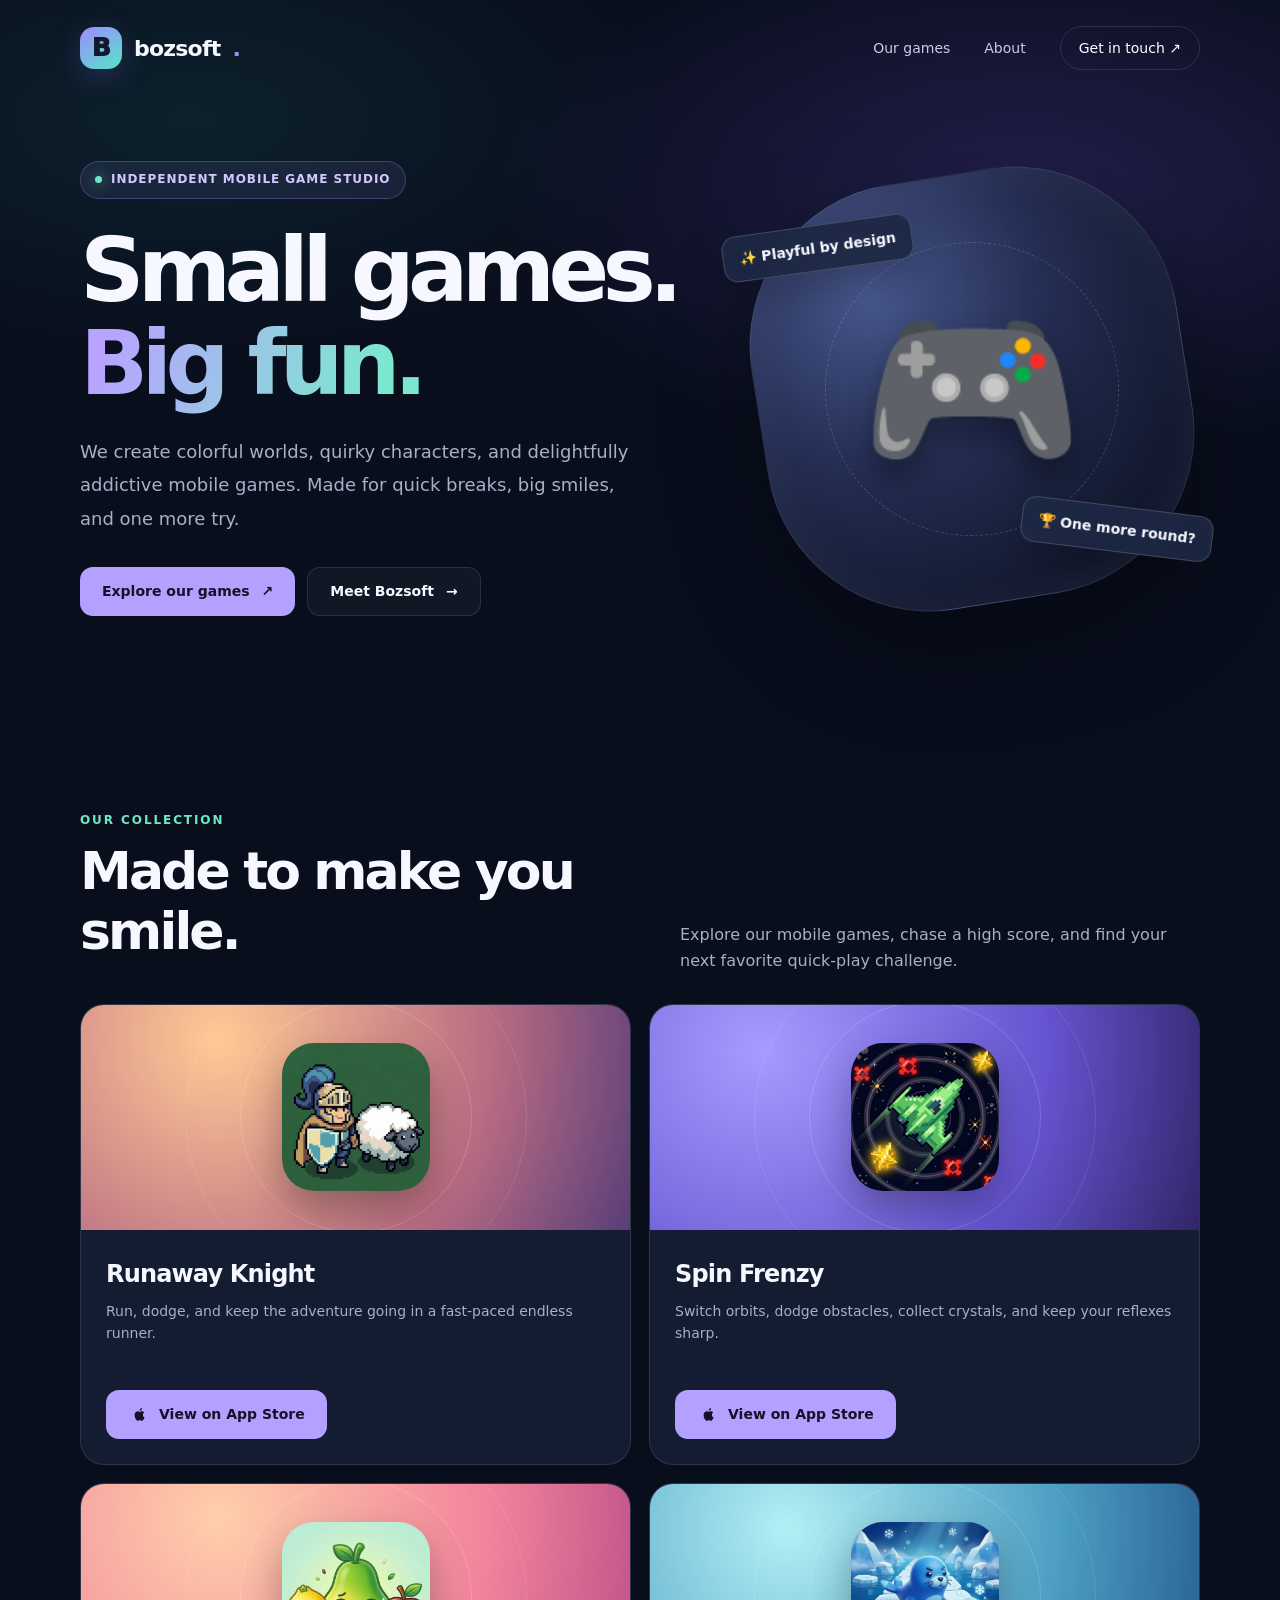
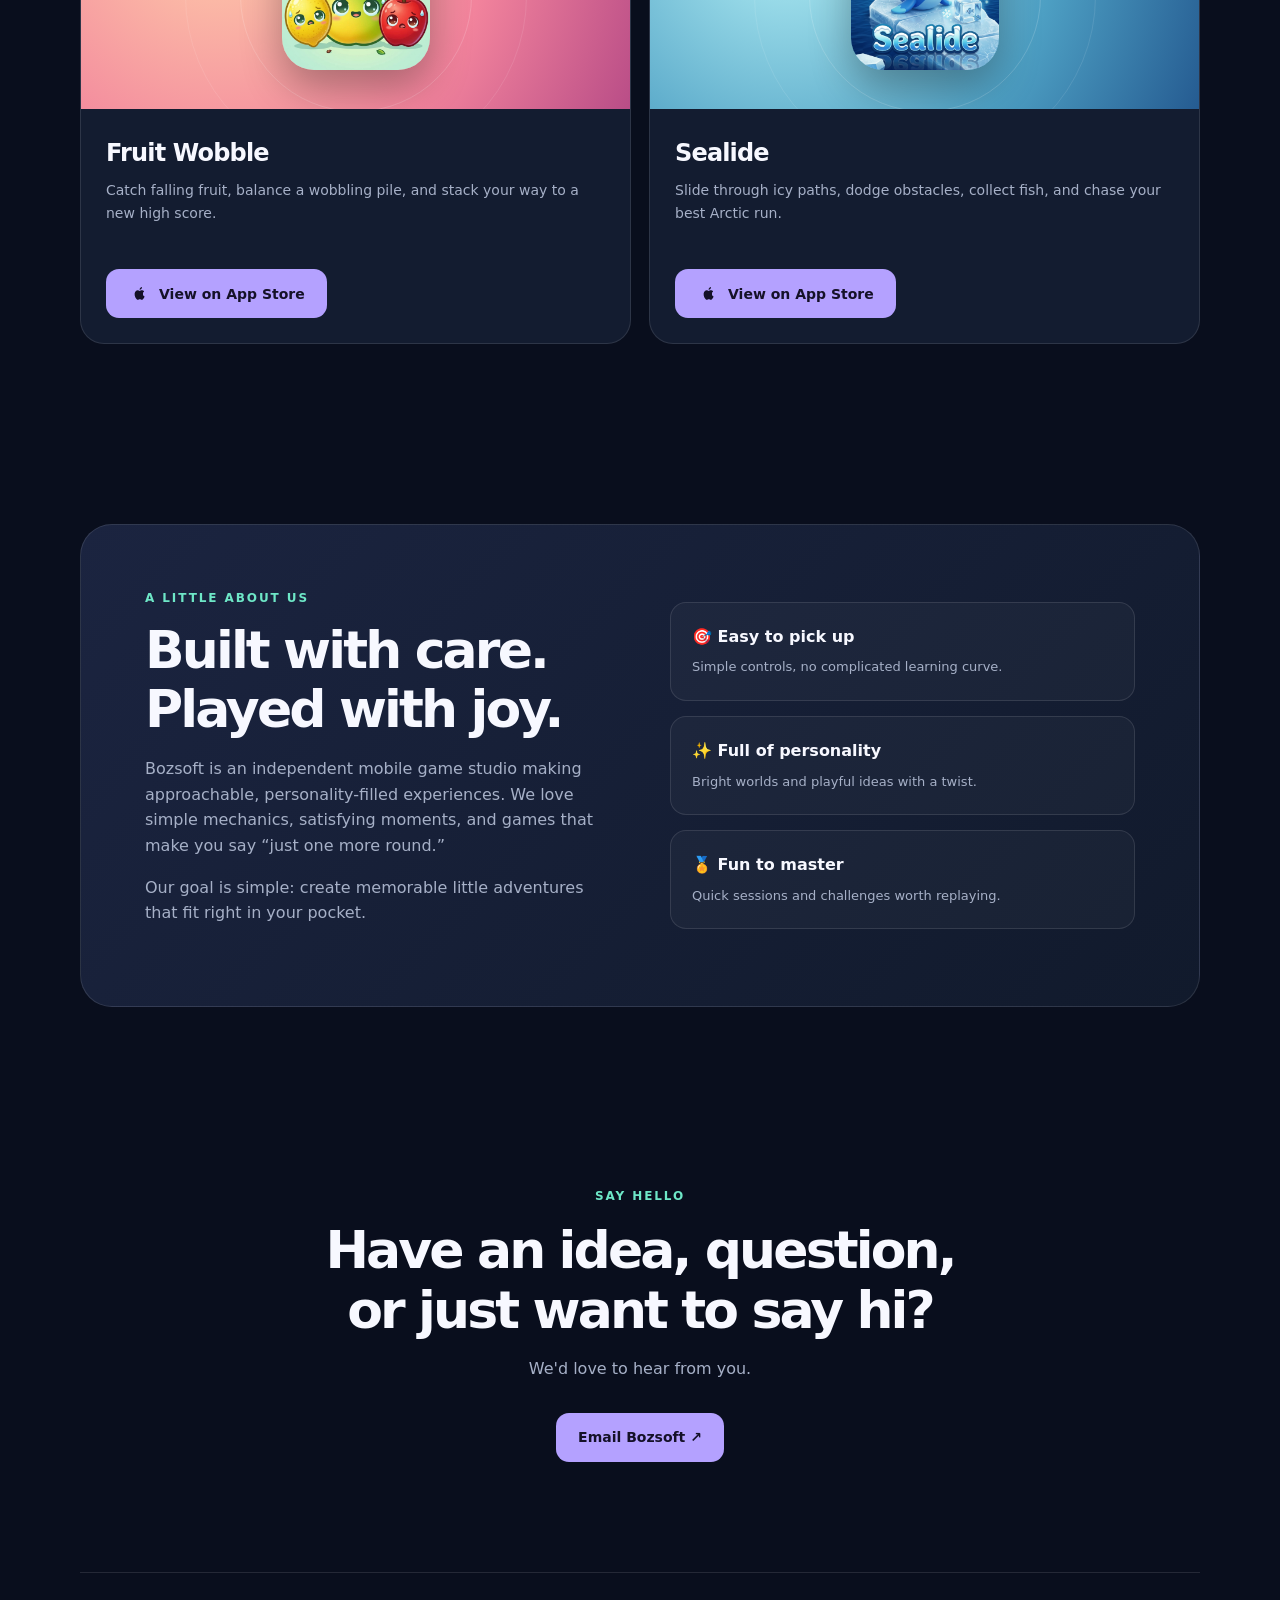
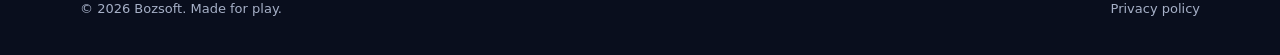
<file: index.html>
<!DOCTYPE html>
<html lang="en">
<head>
  <meta charset="UTF-8">
  <meta name="viewport" content="width=device-width, initial-scale=1">
  <meta name="theme-color" content="#0b1020">
  <meta name="description" content="Bozsoft is an independent mobile game studio crafting playful arcade games and colorful adventures.">
  <title>Bozsoft — Small Games. Big Fun.</title>
  <link rel="stylesheet" href="styles.css">
</head>
<body>
  <div class="wrap">
    <nav aria-label="Main navigation">
      <a class="brand" href="#top"><span class="brandmark">B</span>bozsoft<span class="brand-dot">.</span></a>
      <div class="navlinks"><a href="#games">Our games</a><a href="#about">About</a><a class="nav-cta" href="#contact">Get in touch ↗</a></div>
    </nav>
    <header class="hero" id="top">
      <div><div class="eyebrow"><span class="dot"></span> Independent mobile game studio</div><h1>Small games.<br><span>Big fun.</span></h1><p class="lead">We create colorful worlds, quirky characters, and delightfully addictive mobile games. Made for quick breaks, big smiles, and one more try.</p><div class="actions"><a class="btn primary" href="#games">Explore our games <span aria-hidden="true">↗</span></a><a class="btn secondary" href="#about">Meet Bozsoft <span aria-hidden="true">→</span></a></div></div>
      <div class="hero-art" aria-hidden="true"><div class="orb"><span class="gamepad">🎮</span></div><div class="float one">✨ Playful by design</div><div class="float two">🏆 One more round?</div></div>
    </header>
  </div>
  <main>
    <section id="games"><div class="wrap"><div class="section-top"><div><div class="kicker">Our collection</div><h2>Made to make you smile.</h2></div><p class="section-copy">Explore our mobile games, chase a high score, and find your next favorite quick-play challenge.</p></div><div class="games">
      <article class="game"><div class="game-visual knight"><img class="game-icon" src="icons/runaway_knight_icon.png" alt="Runaway Knight game icon" loading="lazy"></div><div class="game-info"><h3>Runaway Knight</h3><p>Run, dodge, and keep the adventure going in a fast-paced endless runner.</p><a class="btn primary" href="https://apps.apple.com/tr/app/runaway-knight-endless-run/id6811565574" target="_blank" rel="noopener noreferrer" aria-label="Get Runaway Knight on the App Store"><svg class="apple-icon" viewBox="0 0 24 24" aria-hidden="true" focusable="false"><path fill="currentColor" d="M17.05 12.54c.02 2.12 1.86 2.83 1.88 2.84-.02.05-.3 1.02-.97 2.03-.58.87-1.18 1.73-2.13 1.75-.94.02-1.24-.56-2.31-.56-1.07 0-1.41.54-2.3.58-.93.04-1.63-.94-2.21-1.81-1.2-1.77-2.11-5.01-.88-7.19a3.42 3.42 0 0 1 2.89-1.76c.9-.02 1.76.62 2.31.62.55 0 1.58-.76 2.66-.65.45.02 1.71.18 2.52 1.36-.07.05-1.5.87-1.46 2.79ZM15.28 6.77c.48-.59.8-1.41.71-2.23-.69.03-1.53.46-2.03 1.05-.45.52-.84 1.36-.73 2.16.77.06 1.56-.39 2.05-.98Z"/></svg><span>View on App Store</span></a></div></article>
      <article class="game"><div class="game-visual spin"><img class="game-icon" src="icons/spin_frenzy_icon.jpg" alt="Spin Frenzy game icon" loading="lazy"></div><div class="game-info"><h3>Spin Frenzy</h3><p>Switch orbits, dodge obstacles, collect crystals, and keep your reflexes sharp.</p><a class="btn primary" href="https://apps.apple.com/tr/app/spinfrenzy/id6816712592" target="_blank" rel="noopener noreferrer" aria-label="Get Spin Frenzy on the App Store"><svg class="apple-icon" viewBox="0 0 24 24" aria-hidden="true" focusable="false"><path fill="currentColor" d="M17.05 12.54c.02 2.12 1.86 2.83 1.88 2.84-.02.05-.3 1.02-.97 2.03-.58.87-1.18 1.73-2.13 1.75-.94.02-1.24-.56-2.31-.56-1.07 0-1.41.54-2.3.58-.93.04-1.63-.94-2.21-1.81-1.2-1.77-2.11-5.01-.88-7.19a3.42 3.42 0 0 1 2.89-1.76c.9-.02 1.76.62 2.31.62.55 0 1.58-.76 2.66-.65.45.02 1.71.18 2.52 1.36-.07.05-1.5.87-1.46 2.79ZM15.28 6.77c.48-.59.8-1.41.71-2.23-.69.03-1.53.46-2.03 1.05-.45.52-.84 1.36-.73 2.16.77.06 1.56-.39 2.05-.98Z"/></svg><span>View on App Store</span></a></div></article>
      <article class="game"><div class="game-visual fruit"><img class="game-icon" src="icons/fruit_wobble.jpg" alt="Fruit Wobble game icon" loading="lazy"></div><div class="game-info"><h3>Fruit Wobble</h3><p>Catch falling fruit, balance a wobbling pile, and stack your way to a new high score.</p><a class="btn primary" href="https://apps.apple.com/us/app/fruit-wobble/id6817679783" target="_blank" rel="noopener noreferrer" aria-label="Get Fruit Wobble on the App Store"><svg class="apple-icon" viewBox="0 0 24 24" aria-hidden="true" focusable="false"><path fill="currentColor" d="M17.05 12.54c.02 2.12 1.86 2.83 1.88 2.84-.02.05-.3 1.02-.97 2.03-.58.87-1.18 1.73-2.13 1.75-.94.02-1.24-.56-2.31-.56-1.07 0-1.41.54-2.3.58-.93.04-1.63-.94-2.21-1.81-1.2-1.77-2.11-5.01-.88-7.19a3.42 3.42 0 0 1 2.89-1.76c.9-.02 1.76.62 2.31.62.55 0 1.58-.76 2.66-.65.45.02 1.71.18 2.52 1.36-.07.05-1.5.87-1.46 2.79ZM15.28 6.77c.48-.59.8-1.41.71-2.23-.69.03-1.53.46-2.03 1.05-.45.52-.84 1.36-.73 2.16.77.06 1.56-.39 2.05-.98Z"/></svg><span>View on App Store</span></a></div></article>
      <article class="game"><div class="game-visual seal"><img class="game-icon" src="icons/sealide.png" alt="Sealide game icon" loading="lazy"></div><div class="game-info"><h3>Sealide</h3><p>Slide through icy paths, dodge obstacles, collect fish, and chase your best Arctic run.</p><a class="btn primary" href="https://apps.apple.com/us/app/sealide/id6815740679" target="_blank" rel="noopener noreferrer" aria-label="Get Sealide on the App Store"><svg class="apple-icon" viewBox="0 0 24 24" aria-hidden="true" focusable="false"><path fill="currentColor" d="M17.05 12.54c.02 2.12 1.86 2.83 1.88 2.84-.02.05-.3 1.02-.97 2.03-.58.87-1.18 1.73-2.13 1.75-.94.02-1.24-.56-2.31-.56-1.07 0-1.41.54-2.3.58-.93.04-1.63-.94-2.21-1.81-1.2-1.77-2.11-5.01-.88-7.19a3.42 3.42 0 0 1 2.89-1.76c.9-.02 1.76.62 2.31.62.55 0 1.58-.76 2.66-.65.45.02 1.71.18 2.52 1.36-.07.05-1.5.87-1.46 2.79ZM15.28 6.77c.48-.59.8-1.41.71-2.23-.69.03-1.53.46-2.03 1.05-.45.52-.84 1.36-.73 2.16.77.06 1.56-.39 2.05-.98Z"/></svg><span>View on App Store</span></a></div></article>
    </div></div></section>
    <section id="about"><div class="wrap"><div class="about-panel"><div><div class="kicker">A little about us</div><h2>Built with care.<br>Played with joy.</h2><p>Bozsoft is an independent mobile game studio making approachable, personality-filled experiences. We love simple mechanics, satisfying moments, and games that make you say “just one more round.”</p><p>Our goal is simple: create memorable little adventures that fit right in your pocket.</p></div><div class="features"><div class="feature"><strong>🎯 Easy to pick up</strong><span>Simple controls, no complicated learning curve.</span></div><div class="feature"><strong>✨ Full of personality</strong><span>Bright worlds and playful ideas with a twist.</span></div><div class="feature"><strong>🏅 Fun to master</strong><span>Quick sessions and challenges worth replaying.</span></div></div></div></div></section>
    <section class="contact" id="contact"><div class="wrap"><div class="kicker">Say hello</div><h2>Have an idea, question, or just want to say hi?</h2><p>We'd love to hear from you.</p><div class="actions"><a class="btn primary" href="mailto:bozsoftcontact@gmail.com">Email Bozsoft ↗</a></div></div></section>
  </main>
  <footer class="wrap footer"><span>© 2026 Bozsoft. Made for play.</span><a href="privacy.html">Privacy policy</a></footer>
</body>
</html>
</file>
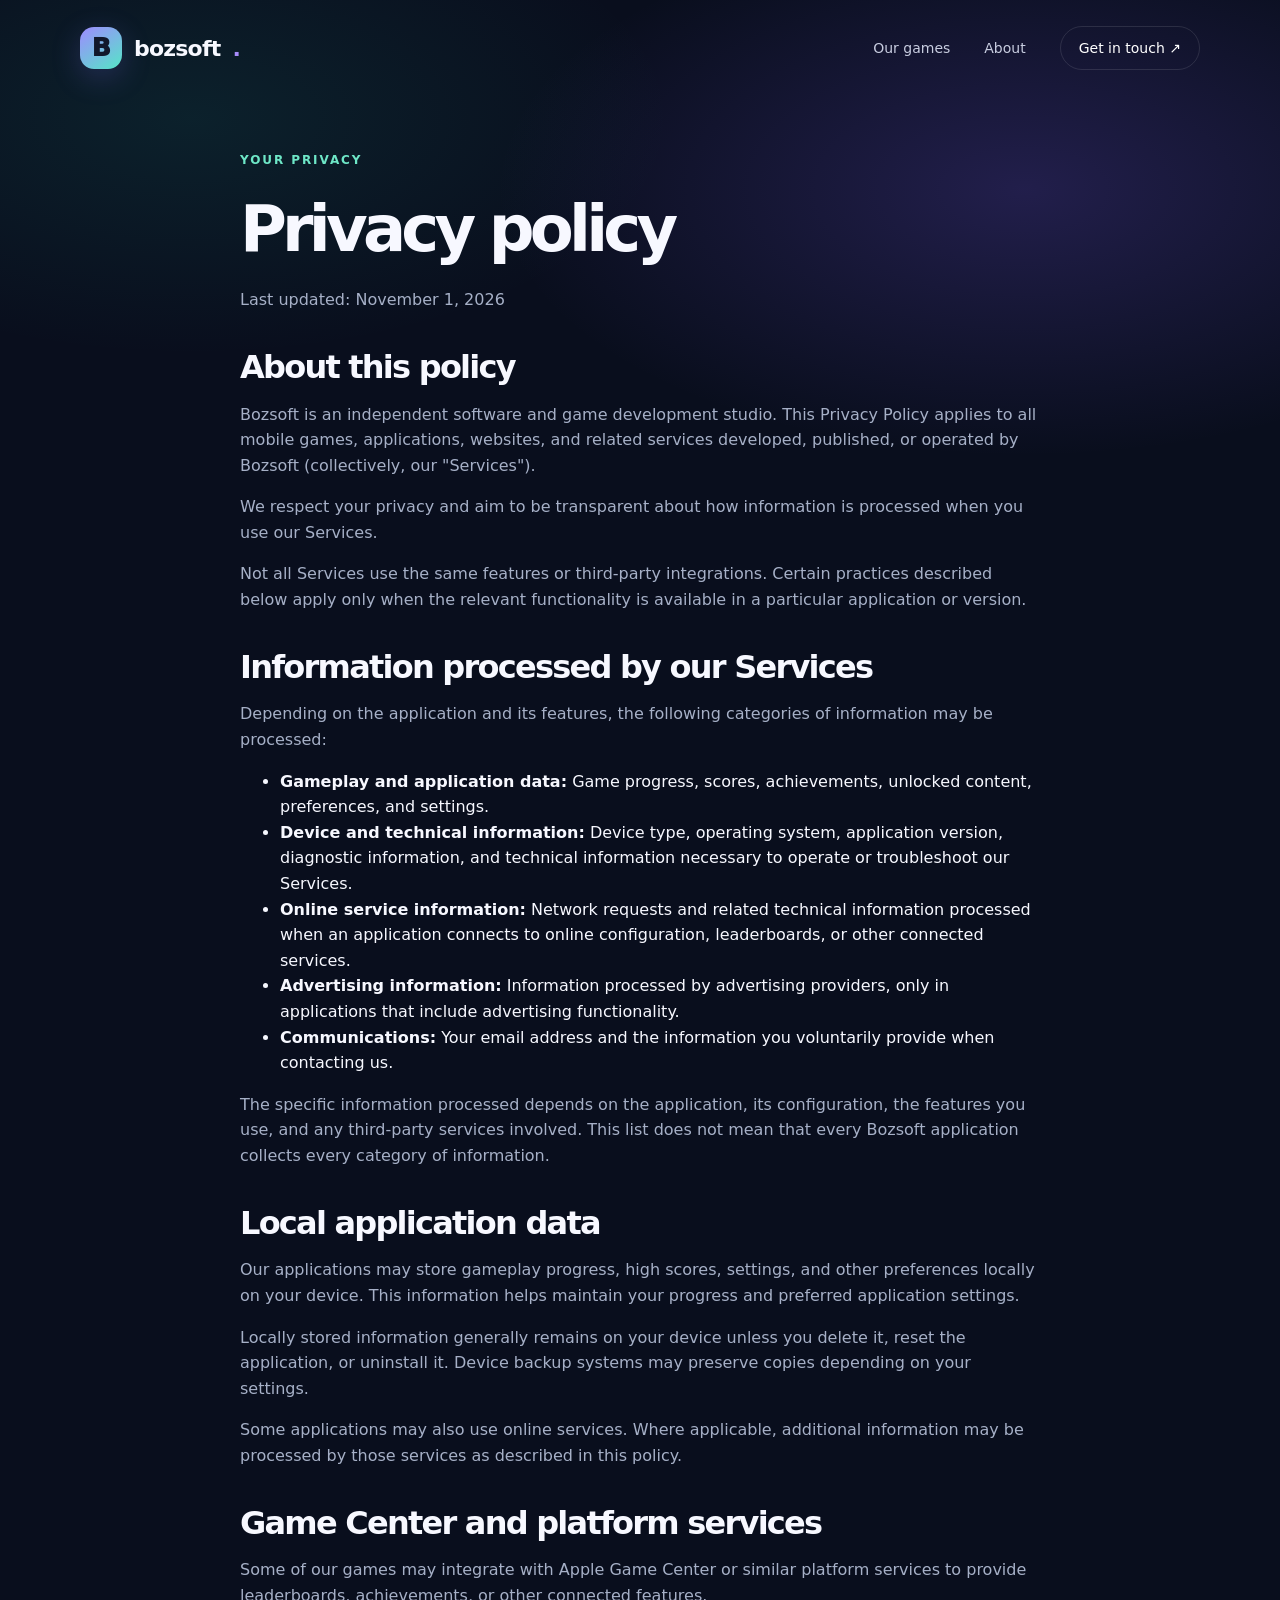
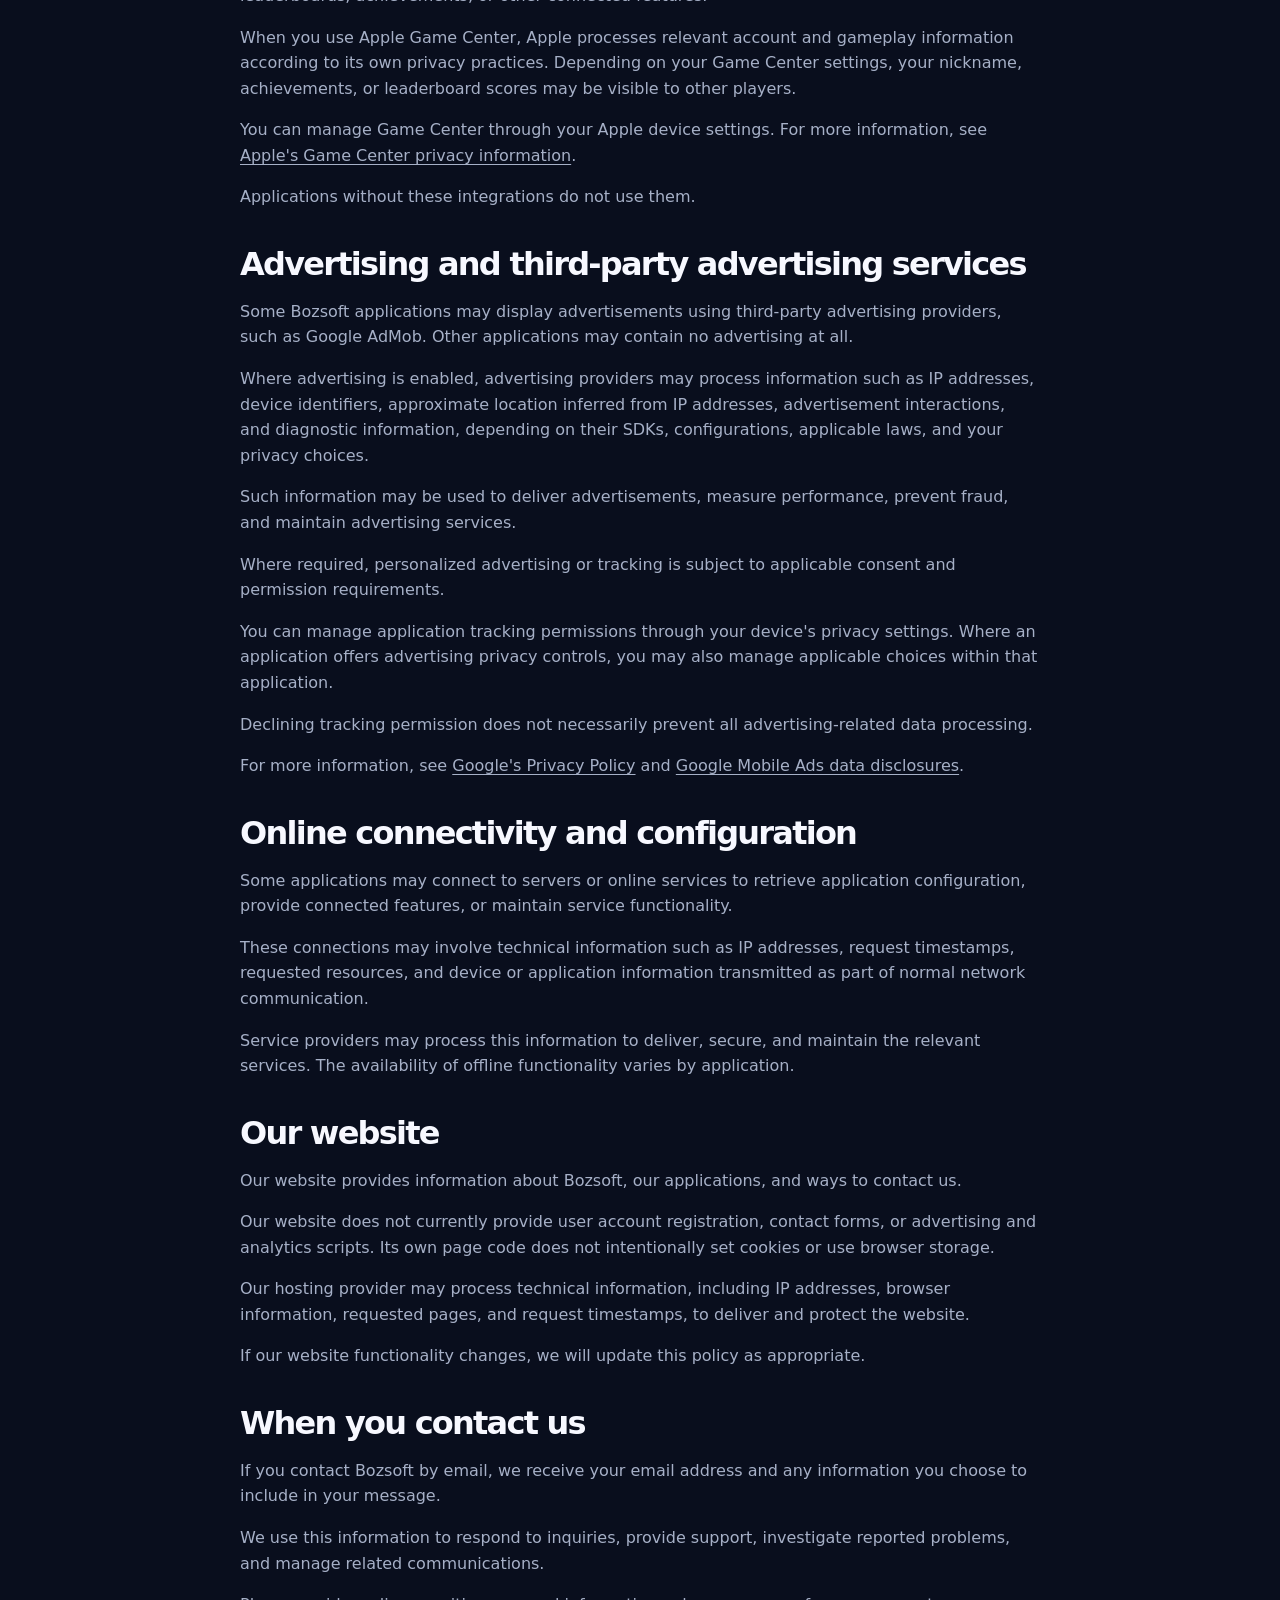
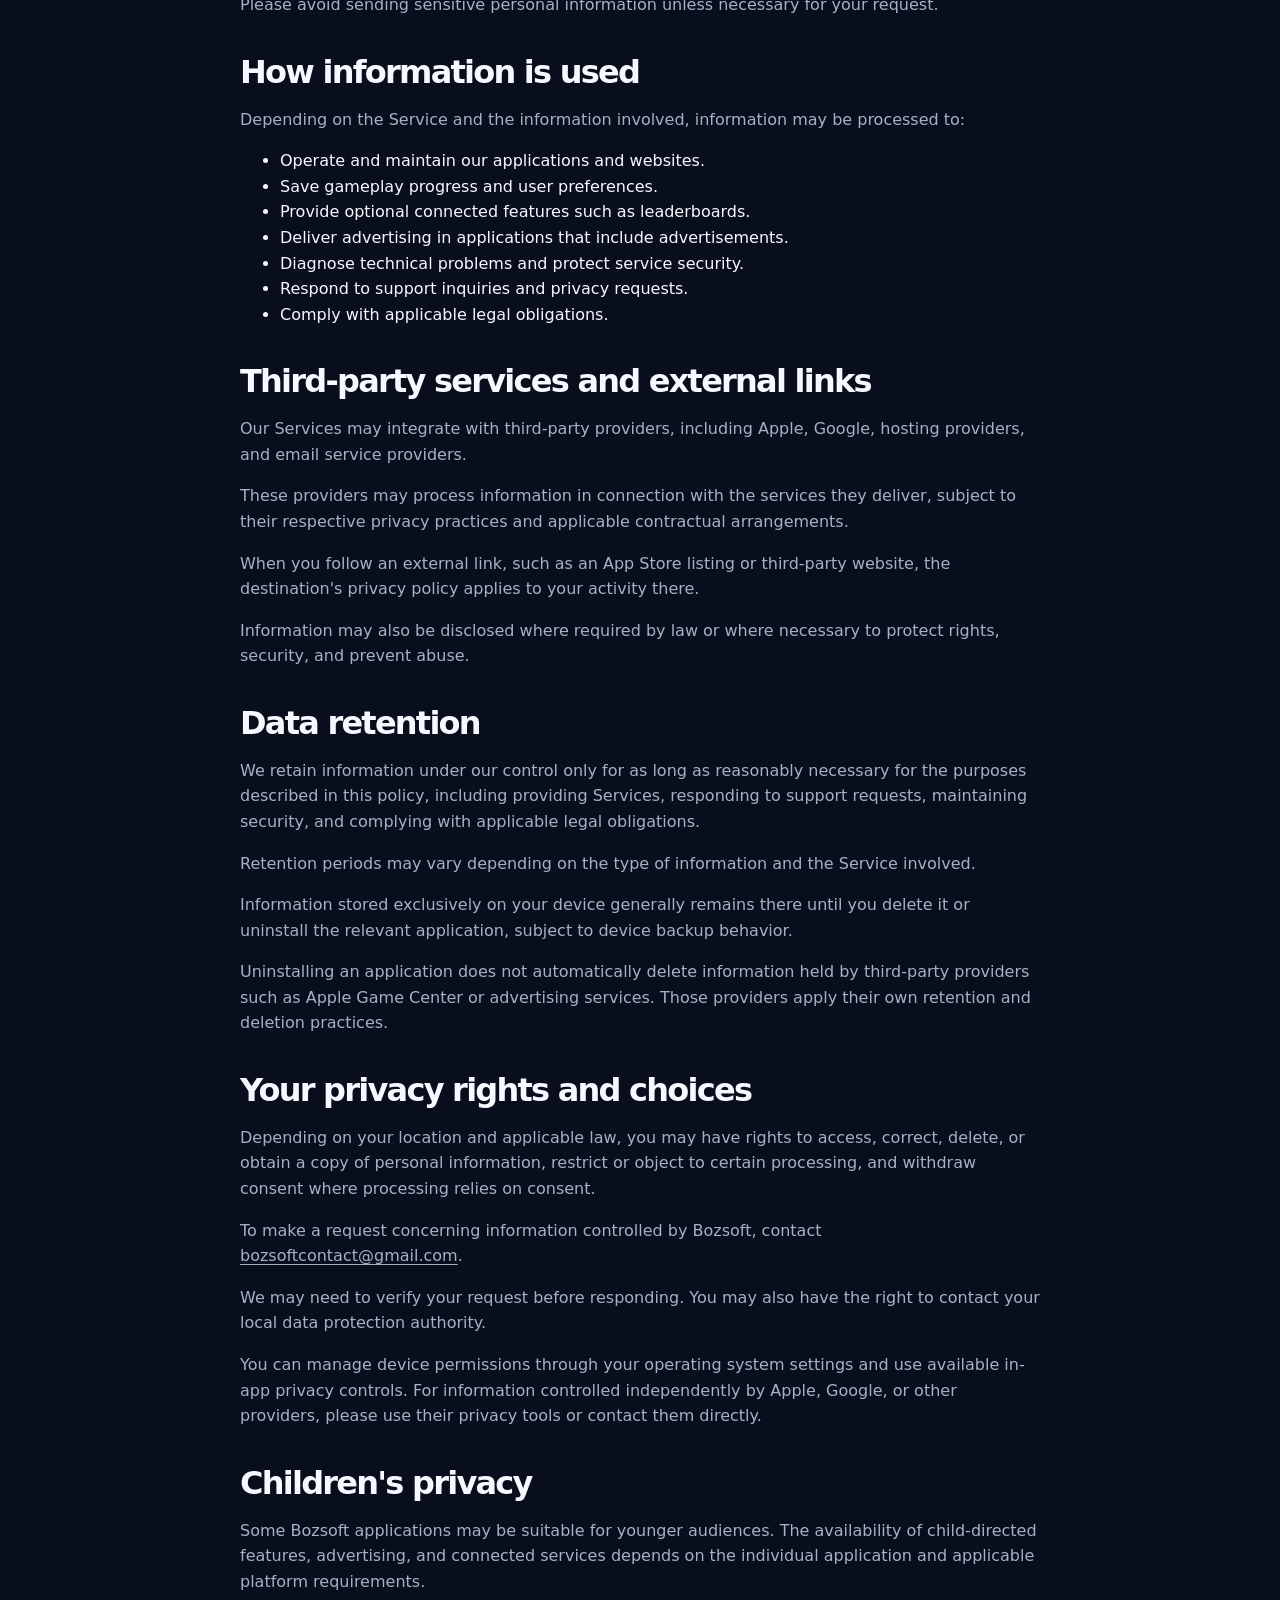
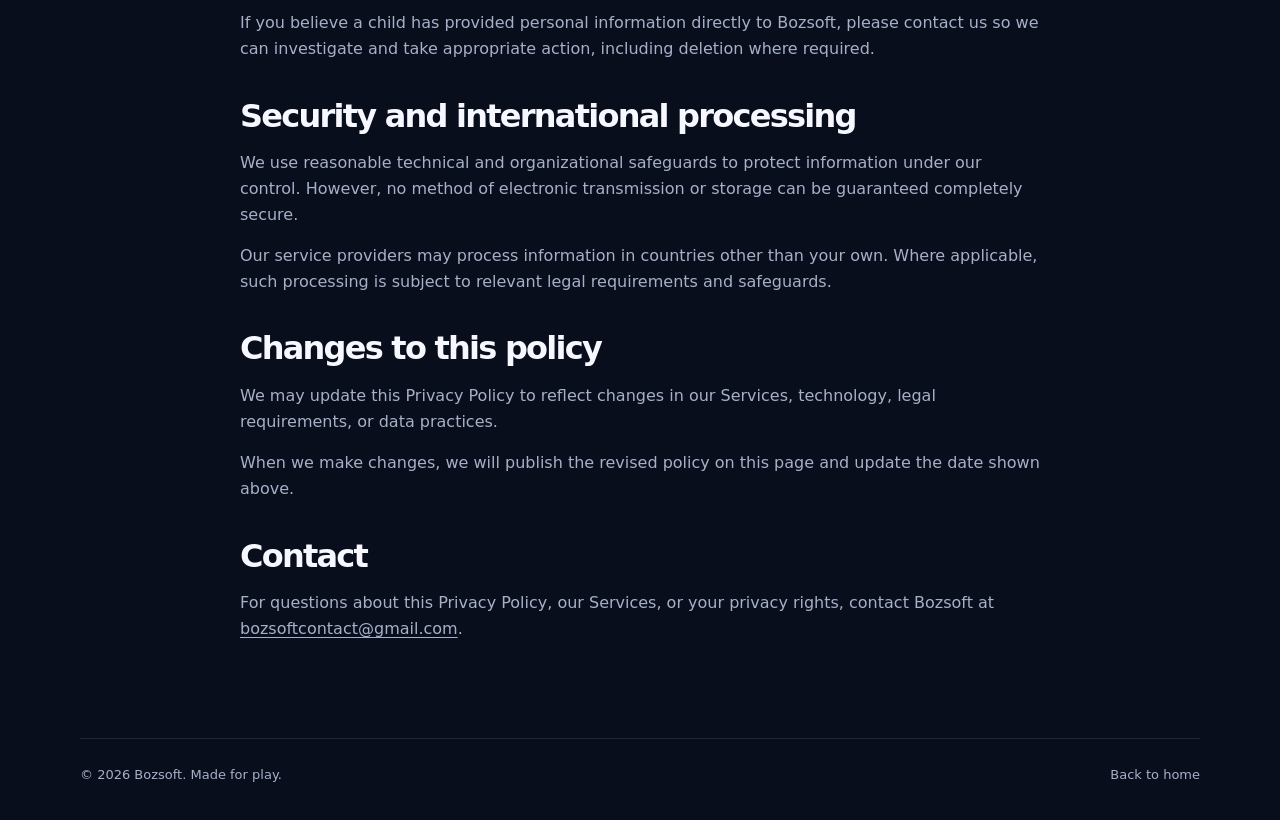
<file: privacy.html>
<!DOCTYPE html>
<html lang="en">
<head>
  <meta charset="UTF-8">
  <meta name="viewport" content="width=device-width, initial-scale=1">
  <meta name="theme-color" content="#0b1020">
  <meta name="description" content="Privacy Policy for Bozsoft games, applications, websites, and related services.">
  <title>Privacy Policy — Bozsoft</title>
  <link rel="stylesheet" href="styles.css">
</head>
<body>
  <div class="wrap">
    <nav aria-label="Main navigation">
      <a class="brand" href="index.html">
        <span class="brandmark">B</span>bozsoft<span class="brand-dot">.</span>
      </a>
      <div class="navlinks">
        <a href="index.html#games">Our games</a>
        <a href="index.html#about">About</a>
        <a class="nav-cta" href="index.html#contact">Get in touch ↗</a>
      </div>
    </nav>
  </div>

  <main class="wrap policy">
    <div class="kicker">Your privacy</div>
    <h1>Privacy policy</h1>
    <p>Last updated: <time datetime="2026-11-01">November 1, 2026</time></p>

    <h2>About this policy</h2>
    <p>Bozsoft is an independent software and game development studio. This Privacy Policy applies to all mobile games, applications, websites, and related services developed, published, or operated by Bozsoft (collectively, our "Services").</p>
    <p>We respect your privacy and aim to be transparent about how information is processed when you use our Services.</p>
    <p>Not all Services use the same features or third-party integrations. Certain practices described below apply only when the relevant functionality is available in a particular application or version.</p>

    <h2>Information processed by our Services</h2>
    <p>Depending on the application and its features, the following categories of information may be processed:</p>
    <ul>
      <li><strong>Gameplay and application data:</strong> Game progress, scores, achievements, unlocked content, preferences, and settings.</li>
      <li><strong>Device and technical information:</strong> Device type, operating system, application version, diagnostic information, and technical information necessary to operate or troubleshoot our Services.</li>
      <li><strong>Online service information:</strong> Network requests and related technical information processed when an application connects to online configuration, leaderboards, or other connected services.</li>
      <li><strong>Advertising information:</strong> Information processed by advertising providers, only in applications that include advertising functionality.</li>
      <li><strong>Communications:</strong> Your email address and the information you voluntarily provide when contacting us.</li>
    </ul>
    <p>The specific information processed depends on the application, its configuration, the features you use, and any third-party services involved. This list does not mean that every Bozsoft application collects every category of information.</p>

    <h2>Local application data</h2>
    <p>Our applications may store gameplay progress, high scores, settings, and other preferences locally on your device. This information helps maintain your progress and preferred application settings.</p>
    <p>Locally stored information generally remains on your device unless you delete it, reset the application, or uninstall it. Device backup systems may preserve copies depending on your settings.</p>
    <p>Some applications may also use online services. Where applicable, additional information may be processed by those services as described in this policy.</p>

    <h2>Game Center and platform services</h2>
    <p>Some of our games may integrate with Apple Game Center or similar platform services to provide leaderboards, achievements, or other connected features.</p>
    <p>When you use Apple Game Center, Apple processes relevant account and gameplay information according to its own privacy practices. Depending on your Game Center settings, your nickname, achievements, or leaderboard scores may be visible to other players.</p>
    <p>You can manage Game Center through your Apple device settings. For more information, see <a href="https://www.apple.com/legal/privacy/data/en/game-center/">Apple's Game Center privacy information</a>.</p>
    <p>Applications without these integrations do not use them.</p>

    <h2>Advertising and third-party advertising services</h2>
    <p>Some Bozsoft applications may display advertisements using third-party advertising providers, such as Google AdMob. Other applications may contain no advertising at all.</p>
    <p>Where advertising is enabled, advertising providers may process information such as IP addresses, device identifiers, approximate location inferred from IP addresses, advertisement interactions, and diagnostic information, depending on their SDKs, configurations, applicable laws, and your privacy choices.</p>
    <p>Such information may be used to deliver advertisements, measure performance, prevent fraud, and maintain advertising services.</p>
    <p>Where required, personalized advertising or tracking is subject to applicable consent and permission requirements.</p>
    <p>You can manage application tracking permissions through your device's privacy settings. Where an application offers advertising privacy controls, you may also manage applicable choices within that application.</p>
    <p>Declining tracking permission does not necessarily prevent all advertising-related data processing.</p>
    <p>For more information, see <a href="https://policies.google.com/privacy">Google's Privacy Policy</a> and <a href="https://developers.google.com/admob/ios/privacy/data-disclosure">Google Mobile Ads data disclosures</a>.</p>

    <h2>Online connectivity and configuration</h2>
    <p>Some applications may connect to servers or online services to retrieve application configuration, provide connected features, or maintain service functionality.</p>
    <p>These connections may involve technical information such as IP addresses, request timestamps, requested resources, and device or application information transmitted as part of normal network communication.</p>
    <p>Service providers may process this information to deliver, secure, and maintain the relevant services. The availability of offline functionality varies by application.</p>

    <h2>Our website</h2>
    <p>Our website provides information about Bozsoft, our applications, and ways to contact us.</p>
    <p>Our website does not currently provide user account registration, contact forms, or advertising and analytics scripts. Its own page code does not intentionally set cookies or use browser storage.</p>
    <p>Our hosting provider may process technical information, including IP addresses, browser information, requested pages, and request timestamps, to deliver and protect the website.</p>
    <p>If our website functionality changes, we will update this policy as appropriate.</p>

    <h2>When you contact us</h2>
    <p>If you contact Bozsoft by email, we receive your email address and any information you choose to include in your message.</p>
    <p>We use this information to respond to inquiries, provide support, investigate reported problems, and manage related communications.</p>
    <p>Please avoid sending sensitive personal information unless necessary for your request.</p>

    <h2>How information is used</h2>
    <p>Depending on the Service and the information involved, information may be processed to:</p>
    <ul>
      <li>Operate and maintain our applications and websites.</li>
      <li>Save gameplay progress and user preferences.</li>
      <li>Provide optional connected features such as leaderboards.</li>
      <li>Deliver advertising in applications that include advertisements.</li>
      <li>Diagnose technical problems and protect service security.</li>
      <li>Respond to support inquiries and privacy requests.</li>
      <li>Comply with applicable legal obligations.</li>
    </ul>

    <h2>Third-party services and external links</h2>
    <p>Our Services may integrate with third-party providers, including Apple, Google, hosting providers, and email service providers.</p>
    <p>These providers may process information in connection with the services they deliver, subject to their respective privacy practices and applicable contractual arrangements.</p>
    <p>When you follow an external link, such as an App Store listing or third-party website, the destination's privacy policy applies to your activity there.</p>
    <p>Information may also be disclosed where required by law or where necessary to protect rights, security, and prevent abuse.</p>

    <h2>Data retention</h2>
    <p>We retain information under our control only for as long as reasonably necessary for the purposes described in this policy, including providing Services, responding to support requests, maintaining security, and complying with applicable legal obligations.</p>
    <p>Retention periods may vary depending on the type of information and the Service involved.</p>
    <p>Information stored exclusively on your device generally remains there until you delete it or uninstall the relevant application, subject to device backup behavior.</p>
    <p>Uninstalling an application does not automatically delete information held by third-party providers such as Apple Game Center or advertising services. Those providers apply their own retention and deletion practices.</p>

    <h2>Your privacy rights and choices</h2>
    <p>Depending on your location and applicable law, you may have rights to access, correct, delete, or obtain a copy of personal information, restrict or object to certain processing, and withdraw consent where processing relies on consent.</p>
    <p>To make a request concerning information controlled by Bozsoft, contact <a href="mailto:bozsoftcontact@gmail.com">bozsoftcontact@gmail.com</a>.</p>
    <p>We may need to verify your request before responding. You may also have the right to contact your local data protection authority.</p>
    <p>You can manage device permissions through your operating system settings and use available in-app privacy controls. For information controlled independently by Apple, Google, or other providers, please use their privacy tools or contact them directly.</p>

    <h2>Children's privacy</h2>
    <p>Some Bozsoft applications may be suitable for younger audiences. The availability of child-directed features, advertising, and connected services depends on the individual application and applicable platform requirements.</p>
    <p>If you believe a child has provided personal information directly to Bozsoft, please contact us so we can investigate and take appropriate action, including deletion where required.</p>

    <h2>Security and international processing</h2>
    <p>We use reasonable technical and organizational safeguards to protect information under our control. However, no method of electronic transmission or storage can be guaranteed completely secure.</p>
    <p>Our service providers may process information in countries other than your own. Where applicable, such processing is subject to relevant legal requirements and safeguards.</p>

    <h2>Changes to this policy</h2>
    <p>We may update this Privacy Policy to reflect changes in our Services, technology, legal requirements, or data practices.</p>
    <p>When we make changes, we will publish the revised policy on this page and update the date shown above.</p>

    <h2>Contact</h2>
    <p>For questions about this Privacy Policy, our Services, or your privacy rights, contact Bozsoft at <a href="mailto:bozsoftcontact@gmail.com">bozsoftcontact@gmail.com</a>.</p>
  </main>

  <footer class="wrap footer">
    <span>© 2026 Bozsoft. Made for play.</span>
    <a href="index.html">Back to home</a>
  </footer>
</body>
</html>
</file>
<file: styles.css>
:root{--bg:#090e1d;--panel:#131c30;--text:#f7f8ff;--muted:#a6b0c7;--line:rgba(255,255,255,.11);--violet:#a78bfa;--mint:#6ee7c7;--orange:#ffb783;--radius:24px}
*{box-sizing:border-box}html{scroll-behavior:smooth}body{margin:0;background:var(--bg);color:var(--text);font-family:Inter,ui-sans-serif,system-ui,-apple-system,"Segoe UI",sans-serif;line-height:1.6}a{color:inherit;text-decoration:none}button,a{ -webkit-tap-highlight-color:transparent}a:focus-visible{outline:3px solid var(--mint);outline-offset:5px} .wrap{width:min(1120px,calc(100% - 40px));margin:auto}
body:before{content:"";position:absolute;z-index:-1;top:0;left:0;right:0;height:790px;background:radial-gradient(ellipse 55% 45% at 80% 24%,rgba(116,85,229,.23),transparent 75%),radial-gradient(ellipse 50% 40% at 15% 15%,rgba(32,187,163,.11),transparent 75%);pointer-events:none}
nav{display:flex;justify-content:space-between;align-items:center;padding:26px 0;gap:20px}.brand{display:flex;align-items:center;gap:12px;font-size:22px;font-weight:850;letter-spacing:-.8px}.brandmark{display:grid;place-items:center;width:42px;height:42px;border-radius:14px;background:linear-gradient(145deg,#9e8bff,#55e6c7);color:#11182b;font-weight:950;font-size:25px;box-shadow:0 8px 30px rgba(134,113,255,.22)}.navlinks{display:flex;gap:34px;align-items:center;font-size:14px;color:#c8cde0}.navlinks a:hover{color:white}.nav-cta{padding:10px 18px;border:1px solid var(--line);border-radius:999px;color:white!important}
.hero{display:grid;grid-template-columns:1.15fr .85fr;gap:48px;align-items:center;min-height:610px;padding:65px 0 105px}.eyebrow{display:inline-flex;gap:9px;align-items:center;border:1px solid rgba(167,139,250,.3);background:rgba(167,139,250,.09);color:#d4c6ff;padding:8px 14px;border-radius:999px;font-size:12px;font-weight:750;letter-spacing:.08em;text-transform:uppercase}.dot{width:7px;height:7px;background:var(--mint);border-radius:50%;box-shadow:0 0 15px var(--mint)}h1{font-size:clamp(56px,7vw,96px);letter-spacing:-.075em;line-height:1.04;margin:25px 0}h1 span{background:linear-gradient(110deg,#b8a4ff 10%,#7ce7cf 85%);color:transparent;background-clip:text}.lead{max-width:570px;font-size:18px;color:var(--muted);line-height:1.85}.actions{display:flex;gap:12px;flex-wrap:wrap;margin-top:32px}.btn{display:inline-flex;align-items:center;justify-content:center;gap:12px;min-height:49px;padding:12px 22px;border-radius:13px;font-weight:750;font-size:14px;transition:transform .2s,background .2s}.btn:hover{transform:translateY(-3px)}.primary{background:#b4a1ff;color:#151128}.primary:hover{background:#cabaff}.secondary{border:1px solid var(--line);background:rgba(255,255,255,.04)}.secondary:hover{background:rgba(255,255,255,.1)}
.hero-art{position:relative;min-height:430px;display:grid;place-items:center}.orb{width:min(100%,430px);aspect-ratio:1;border-radius:38%;background:radial-gradient(circle at 30% 25%,#46568b,#242d52 40%,#12182e 76%);border:1px solid rgba(255,255,255,.1);box-shadow:inset 0 2px 50px rgba(255,255,255,.05),0 40px 100px rgba(0,0,0,.35);transform:rotate(-9deg);display:grid;place-items:center}.orb:before{content:"";position:absolute;width:68%;height:68%;border:1px dashed rgba(255,255,255,.17);border-radius:50%}.gamepad{font-size:clamp(100px,14vw,180px);filter:drop-shadow(0 18px 15px rgba(0,0,0,.35));transform:rotate(9deg)}.float{position:absolute;padding:11px 16px;border:1px solid rgba(255,255,255,.17);background:rgba(28,39,67,.93);backdrop-filter:blur(10px);border-radius:14px;font-size:14px;font-weight:700;box-shadow:0 14px 40px rgba(0,0,0,.2)}.float.one{top:12%;left:-5%;transform:rotate(-8deg)}.float.two{bottom:12%;right:-3%;transform:rotate(7deg)}
section{padding:90px 0}.section-top{display:flex;align-items:end;justify-content:space-between;gap:20px;margin-bottom:30px}.kicker{font-size:12px;font-weight:800;letter-spacing:.16em;text-transform:uppercase;color:var(--mint)}h2{font-size:clamp(34px,4.5vw,52px);line-height:1.15;letter-spacing:-.055em;margin:12px 0}.section-copy{color:var(--muted);max-width:520px;margin:0}.games{display:grid;grid-template-columns:repeat(2,minmax(0,1fr));gap:18px}.game{overflow:hidden;border:1px solid var(--line);background:var(--panel);border-radius:var(--radius);transition:transform .25s,border-color .25s}.game:hover{transform:translateY(-6px);border-color:rgba(167,139,250,.5)}.game-visual{height:225px;display:grid;place-items:center;position:relative;overflow:hidden}.game-visual:before{content:"";position:absolute;width:230px;height:230px;border:1px solid rgba(255,255,255,.17);border-radius:50%}.game-visual:after{content:"";position:absolute;width:340px;height:340px;border:1px solid rgba(255,255,255,.1);border-radius:50%}.fruit{background:radial-gradient(circle at 25% 15%,#ffcfaa,#f2839c 60%,#b94d87)}.spin{background:radial-gradient(circle at 20% 20%,#a69bff,#6654d1 60%,#312568)}.seal{background:radial-gradient(circle at 25% 20%,#b3eff5,#4d9fc3 60%,#255b91)}.emoji{font-size:85px;position:relative;z-index:1;filter:drop-shadow(0 12px 12px rgba(0,0,0,.22))}.game-icon{width:148px;height:148px;object-fit:cover;border-radius:32px;position:relative;z-index:1;box-shadow:0 18px 40px rgba(0,0,0,.3)}.knight{background:radial-gradient(circle at 25% 15%,#ffca95,#ba6c83 60%,#583e78)}.game-info{padding:25px}.game-info h3{font-size:24px;letter-spacing:-.035em;margin:0 0 7px}.game-info p{font-size:14px;color:var(--muted);margin:0 0 22px;min-height:68px}.tag{display:inline-flex;padding:6px 12px;border-radius:99px;background:rgba(255,255,255,.07);color:#cdd5e7;font-size:12px;font-weight:650}
.about-panel{display:grid;grid-template-columns:1fr 1fr;gap:60px;align-items:center;background:linear-gradient(135deg,#1b2440,#111a2c);border:1px solid var(--line);padding:clamp(30px,5vw,70px);border-radius:32px}.about-panel p{color:var(--muted);font-size:16px}.features{display:grid;gap:15px}.feature{padding:21px;border:1px solid var(--line);background:rgba(255,255,255,.03);border-radius:16px}.feature strong{display:block;font-size:16px;margin-bottom:4px}.feature span{color:var(--muted);font-size:13px}
.contact{padding:90px 0 110px;text-align:center}.contact h2{max-width:700px;margin:15px auto}.contact p{color:var(--muted);margin:15px auto 25px}.contact .actions{justify-content:center}.footer{border-top:1px solid var(--line);padding:26px 0 35px;display:flex;justify-content:space-between;gap:20px;flex-wrap:wrap;font-size:13px;color:var(--muted)}.footer a:hover{color:white}
@media(max-width:850px){.hero{grid-template-columns:1fr;padding:60px 0 75px;gap:10px}.hero-art{min-height:350px}.orb{width:300px}.float.one{left:10%}.float.two{right:10%}.games{grid-template-columns:repeat(2,minmax(0,1fr))}.about-panel{grid-template-columns:1fr;gap:25px}}@media(max-width:590px){.navlinks{gap:14px}.navlinks a:first-child{display:none}.nav-cta{padding:9px 12px}.hero-art{min-height:300px}.orb{width:245px}.float.one{left:0}.float.two{right:0}.games{grid-template-columns:1fr}.game-info p{min-height:0}.section-top{display:block}section{padding:65px 0}.contact{padding:65px 0 80px}}
@media(prefers-reduced-motion:reduce){html{scroll-behavior:auto}*,*:before,*:after{transition:none!important}}
.apple-icon{width:21px;height:21px;flex:none;display:block}
.game-info .btn.primary{display:inline-flex;align-items:center;justify-content:center;gap:10px}
.brand-dot{color:var(--violet)}
.policy{max-width:800px;padding:55px 0 80px}
.policy h1{font-size:clamp(40px,7vw,64px)}
.policy h2{font-size:clamp(25px,4vw,32px);margin-top:36px}
.policy p{color:var(--muted)}
.policy a{text-decoration:underline;text-underline-offset:3px}
</file>
